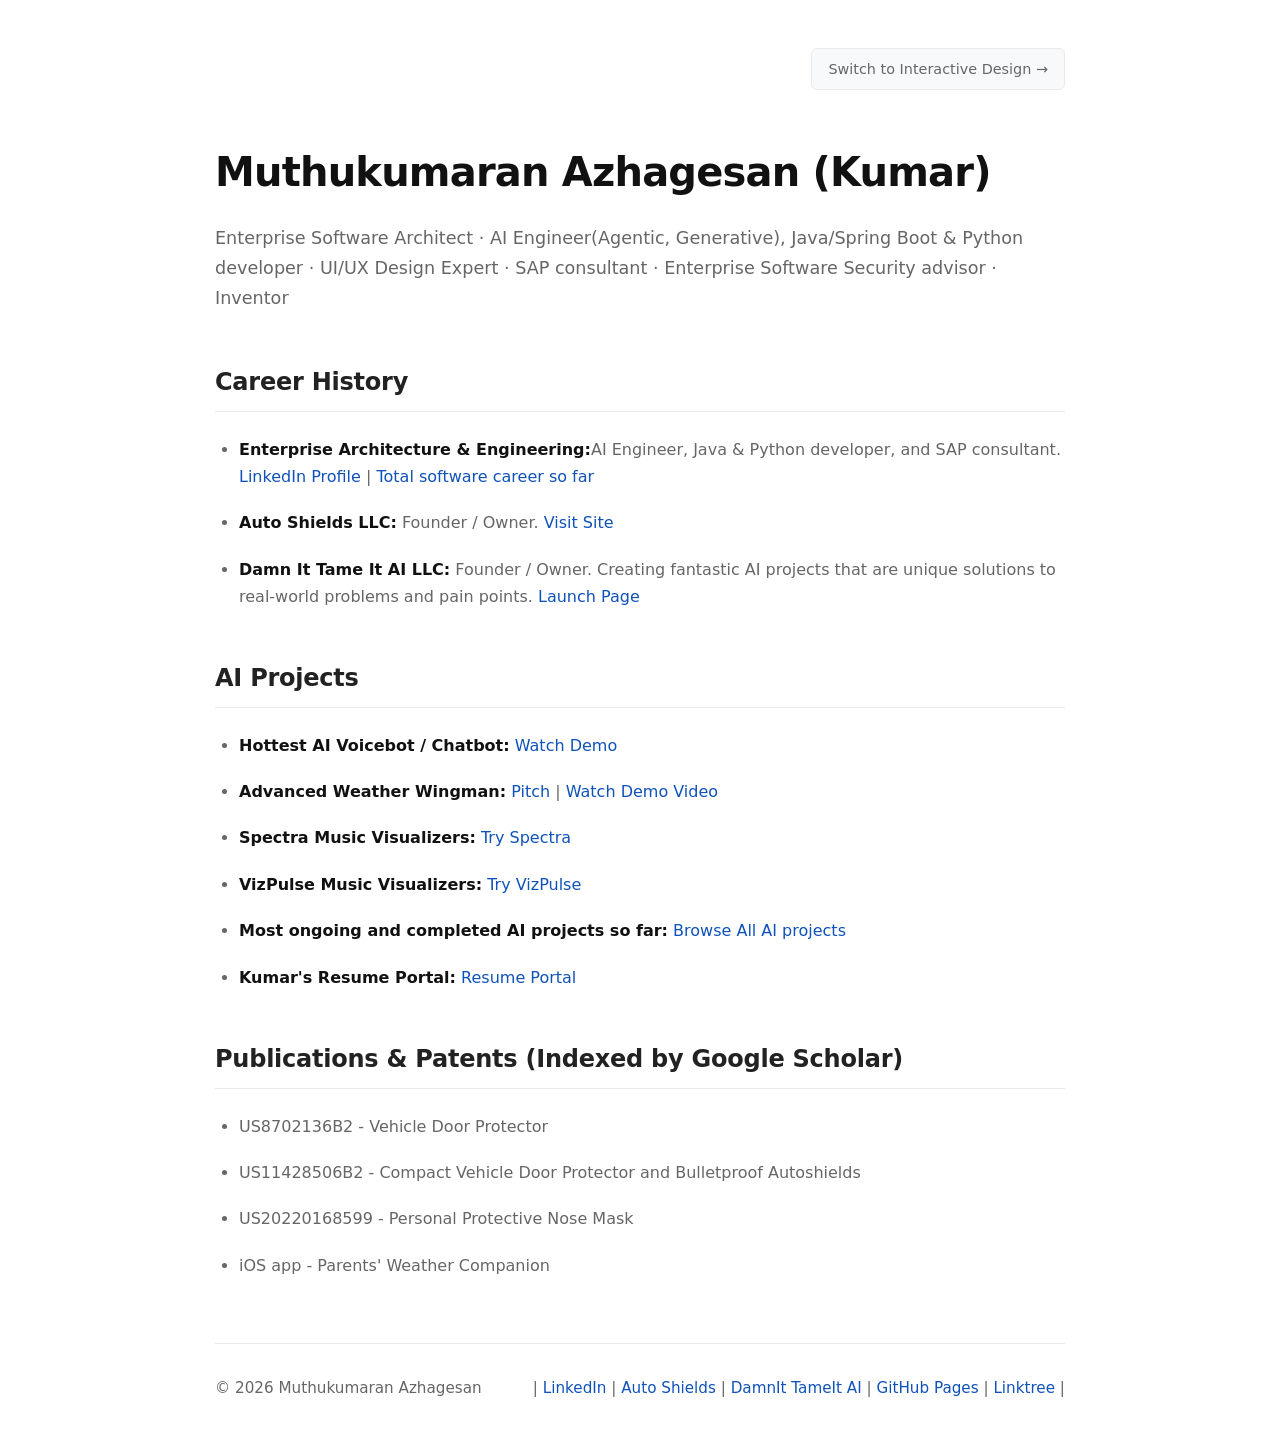
<file: index.html>
<!DOCTYPE html>
<html lang="en">
<head>
    <meta charset="UTF-8">
    <meta name="viewport" content="width=device-width, initial-scale=1.0">
    <title>Muthukumaran Azhagesan(Kumar) | Basic Text Career Profile</title>
    <style>
        :root {
            --bg-color: #ffffff;
            --text-color: #333333;
            --muted-text: #666666;
            --link-color: #0f52ba;
            --link-hover: #0a3a82;
            --border-color: #eaeaea;
        }

        body { 
            font-family: system-ui, -apple-system, BlinkMacSystemFont, "Segoe UI", Roboto, "Helvetica Neue", Arial, sans-serif;
            background: var(--bg-color); 
            color: var(--text-color); 
            padding: 3rem 2rem; 
            max-width: 850px; 
            margin: 0 auto; 
            line-height: 1.7;
        }

        h1 {
            font-size: 2.5rem;
            font-weight: 700;
            margin-bottom: 0.2rem;
            color: #111;
            letter-spacing: -0.02em;
        }

        .subtitle {
            font-size: 1.1rem;
            color: var(--muted-text);
            margin-bottom: 3rem;
            font-weight: 400;
        }

        h2 {
            font-size: 1.5rem;
            color: #222;
            margin-top: 3rem;
            margin-bottom: 1.5rem;
            padding-bottom: 0.5rem;
            border-bottom: 1px solid var(--border-color);
            font-weight: 600;
            letter-spacing: -0.01em;
        }

        ul {
            list-style-type: disc;
            padding-left: 1.5rem;
            margin: 0;
            color: var(--muted-text);
        }

        li {
            margin-bottom: 1.2rem;
        }

        li strong {
            font-weight: 600;
            color: #111;
        }

        a { 
            color: var(--link-color); 
            text-decoration: none; 
            transition: color 0.15s ease;
        }

        a:hover { 
            color: var(--link-hover);
            text-decoration: underline; 
        }

        .top-nav {
            display: flex;
            justify-content: flex-end;
            margin-bottom: 3rem;
            font-size: 0.9rem;
        }

        .top-nav a {
            background-color: #f8f9fa;
            border: 1px solid var(--border-color);
            padding: 0.5rem 1rem;
            border-radius: 6px;
            color: var(--muted-text);
            font-weight: 500;
        }

        .top-nav a:hover {
            background-color: #f1f3f5;
            color: #111;
            text-decoration: none;
        }

        hr {
            border: 0;
            height: 1px;
            background: var(--border-color);
            margin: 4rem 0 2rem 0;
        }

        .footer {
            font-size: 0.95rem;
            color: var(--muted-text);
            display: flex;
            justify-content: space-between;
            align-items: center;
        }
    </style>
</head>
<body>
    <div class="top-nav">
        <a href="colorful.html">Switch to Interactive Design &rarr;</a>
    </div>
    
    <h1>Muthukumaran Azhagesan (Kumar)</h1>
    <p class="subtitle">Enterprise Software Architect &middot; AI Engineer(Agentic, Generative), Java/Spring Boot & Python developer &middot; UI/UX Design Expert &middot; SAP consultant &middot; Enterprise Software Security advisor &middot; Inventor</p>    
    <h2>Career History</h2>
    <ul>
        <li><strong>Enterprise Architecture & Engineering:</strong>AI Engineer, Java & Python developer, and SAP consultant. <a href="https://linkedin.com/in/mazhagesan">LinkedIn Profile</a> | <a href="https://www.damnittameitai.co/Experience">Total software career so far</a></li>
        <li><strong>Auto Shields LLC:</strong> Founder / Owner. <a href="https://www.autoshields.website">Visit Site</a></li>
        <li><strong>Damn It Tame It AI LLC:</strong> Founder / Owner. Creating fantastic AI projects that are unique solutions to real-world problems and pain points. <a href="https://www.damnittameitai.co">Launch Page</a></li>
    </ul>

    <h2>AI Projects</h2>
    <ul>
        <li><strong>Hottest AI Voicebot / Chatbot:</strong> <a href="https://youtu.be/9RiB7201AxM?si=SDAcpDJaEQ5i9XFU">Watch Demo</a></li>
        <li><strong>Advanced Weather Wingman:</strong> <a href="https://lablab.ai/event/ibm-watsonx-challenge/advanced-weather-wingman">Pitch</a> | <a href="https://www.youtube.com/watch?v=Cmug1ib7fSQ">Watch Demo Video</a></li>
        <li><strong>Spectra Music Visualizers:</strong> <a href="http://spectra.damnittameitai.co">Try Spectra</a></li>
        <li><strong>VizPulse Music Visualizers:</strong> <a href="https://www.damnittameitai.co/AudioExperiencePage">Try VizPulse</a></li>        
        <li><strong>Most ongoing and completed AI projects so far:</strong> <a href="https://www.damnittameitai.co/">Browse All AI projects</a></li>
        <li><strong>Kumar's Resume Portal:</strong> <a href="http://cv.damnittameitai.co">Resume Portal</a></li>
    </ul>

    <h2>Publications & Patents (Indexed by Google Scholar)</h2>
    <ul>
        <li>US8702136B2     - Vehicle Door Protector</li>
        <li>US11428506B2    - Compact Vehicle Door Protector and Bulletproof Autoshields</li>
        <li>US20220168599   - Personal Protective Nose Mask</li>
        <li>iOS app         - Parents' Weather Companion</li>
    </ul>    
    <hr>
    <div class="footer">
        <span>&copy; <script>document.write(new Date().getFullYear())</script> Muthukumaran Azhagesan</span>
        <span> | 
            <a href="https://linkedin.com/in/mazhagesan" target="_blank">LinkedIn</a> | 
            <a href="https://www.autoshields.website" target="_blank">Auto Shields</a> | 
            <a href="https://www.damnittameitai.co" target="_blank">DamnIt TameIt AI</a> | 
            <a href="https://rajakumaran.github.io/muthukumaran" target="_blank">GitHub Pages</a> | 
            <a href="https://tr.ee/XQ0qKh" target="_blank">Linktree</a> | 
        </span>
    </div>
</body>
</html>
</file>
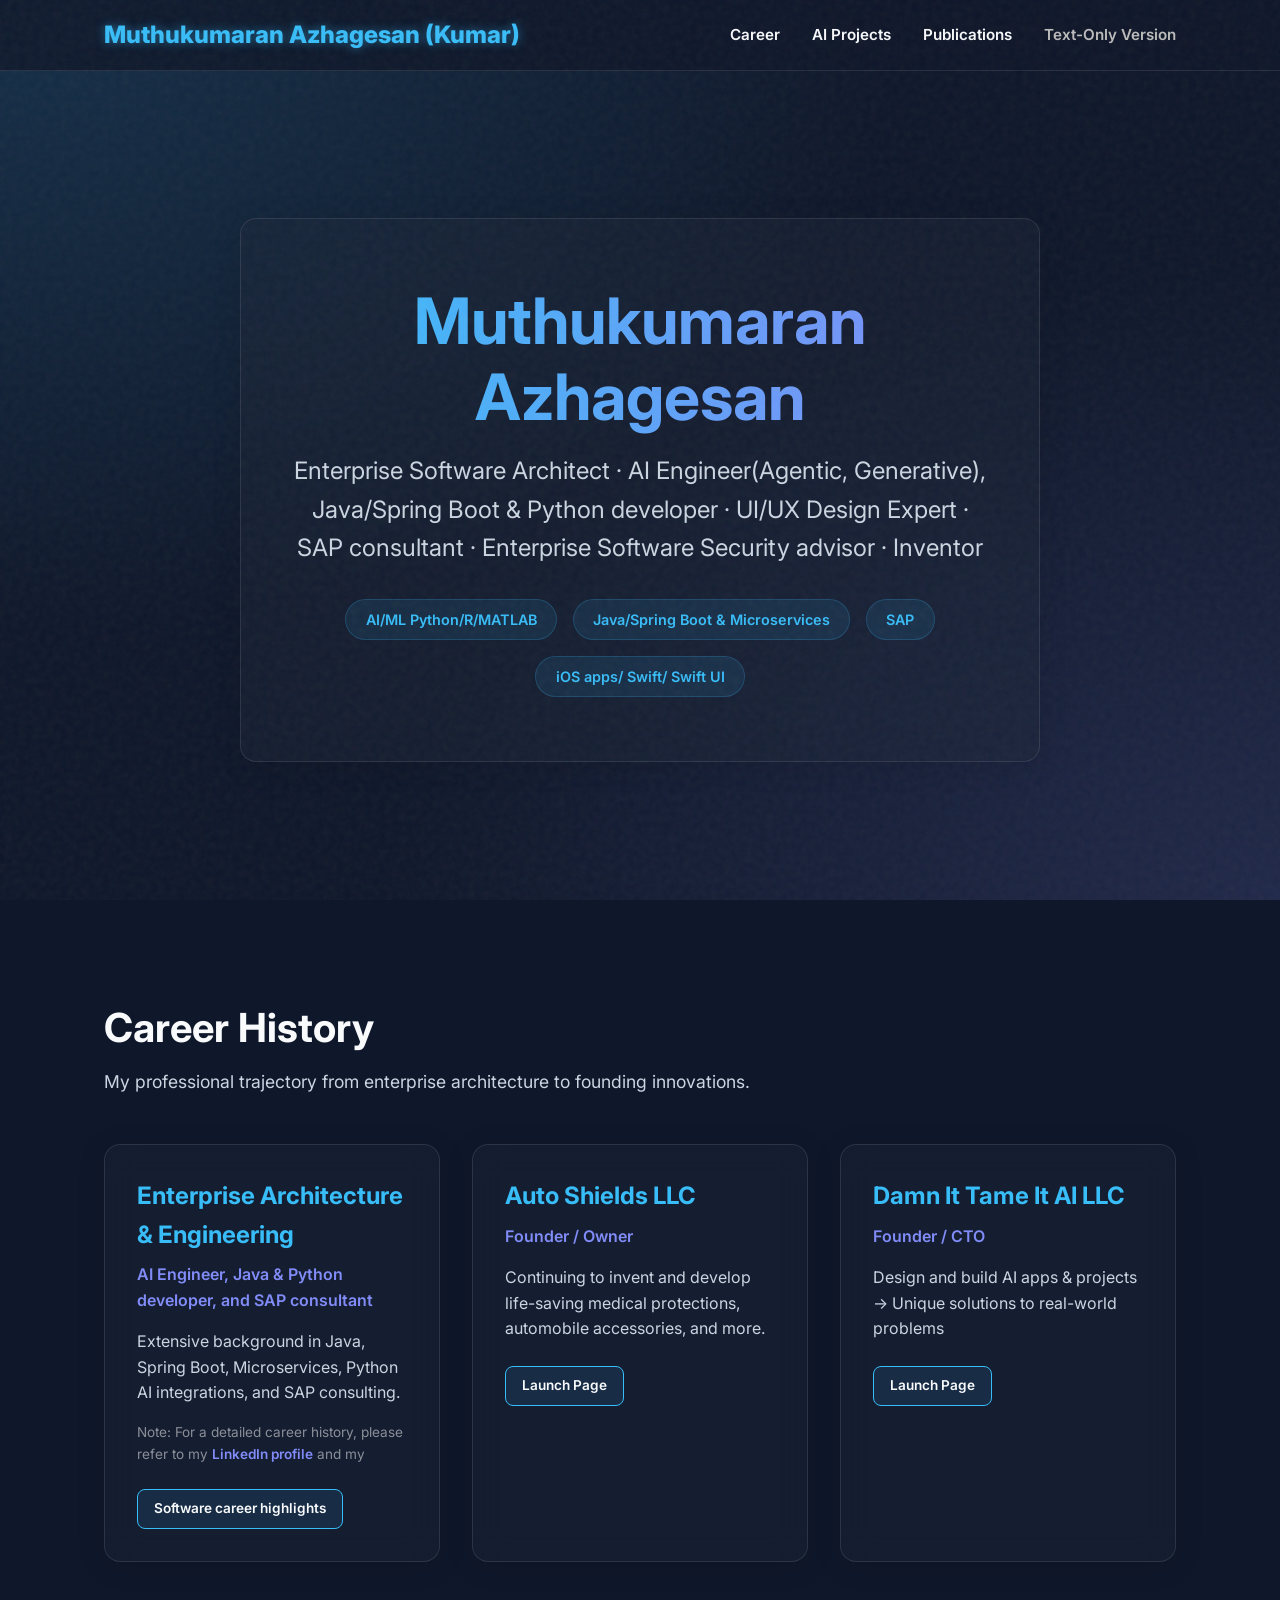
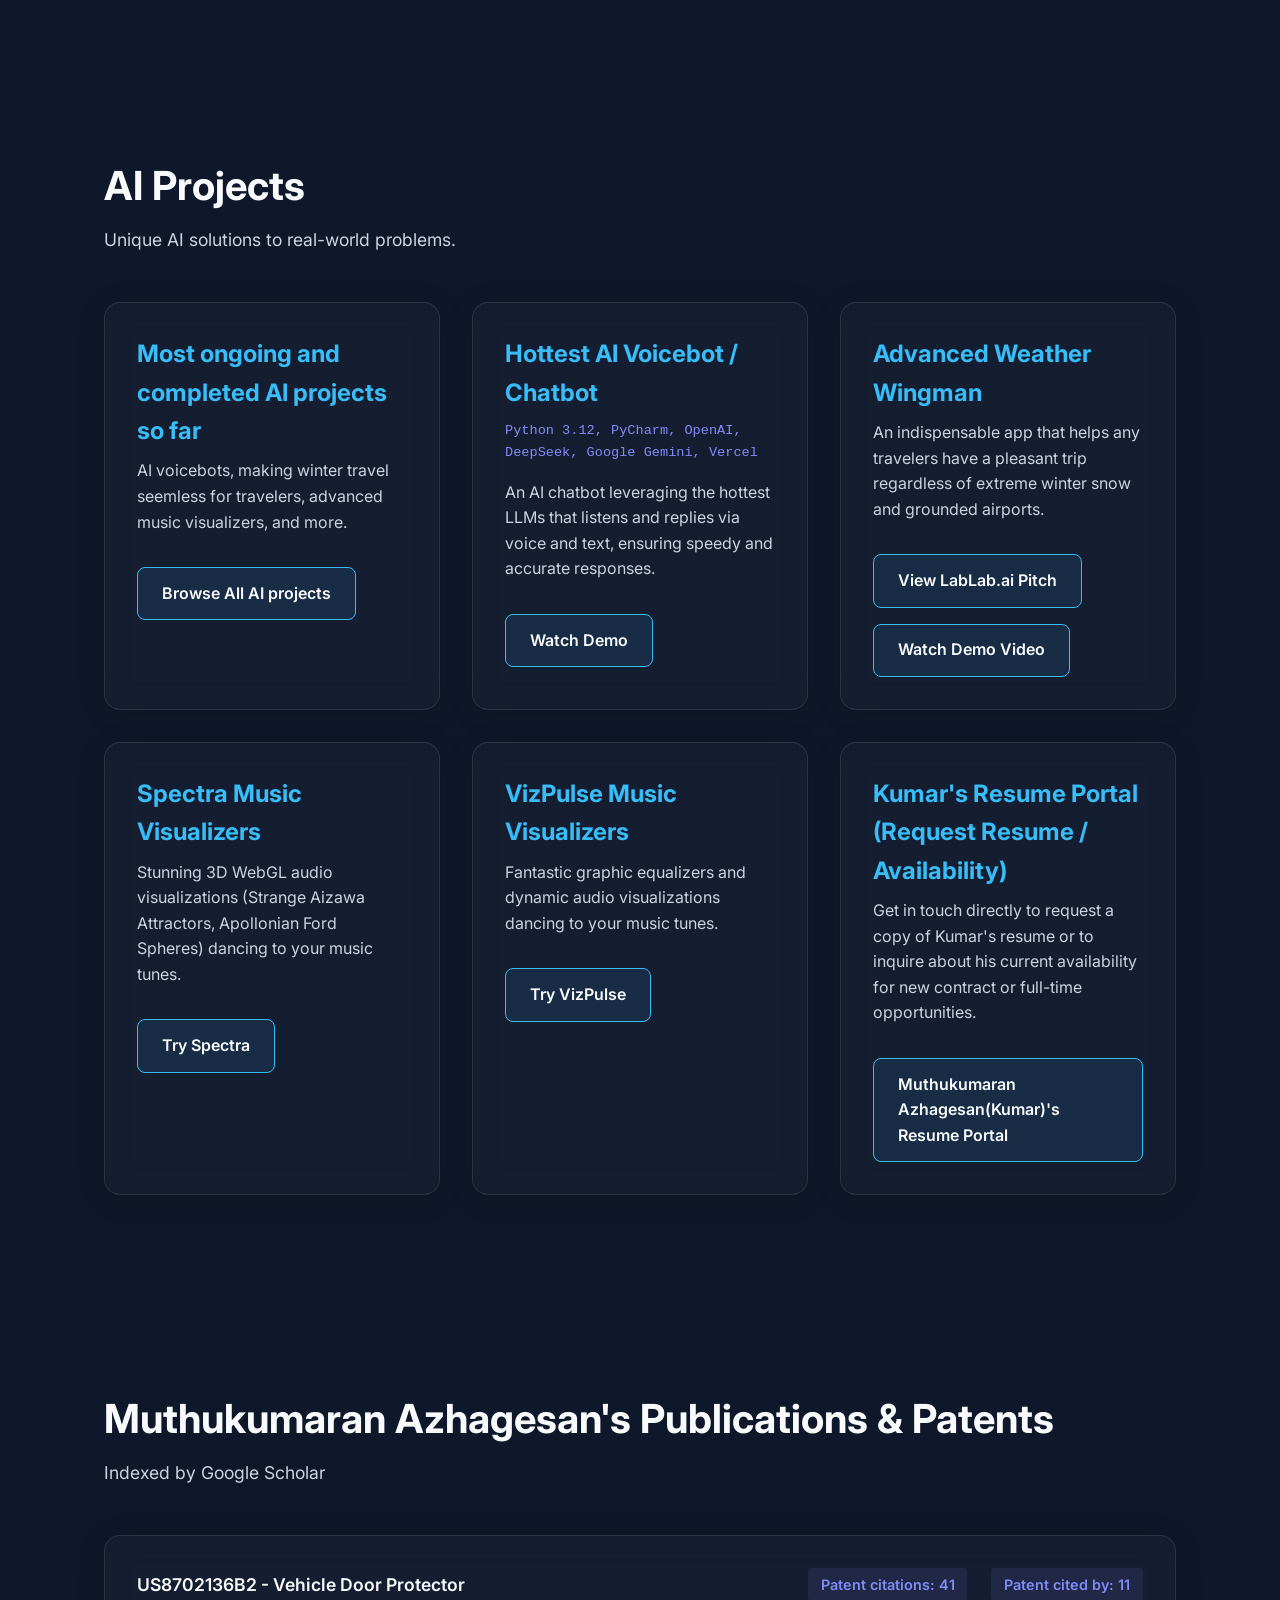
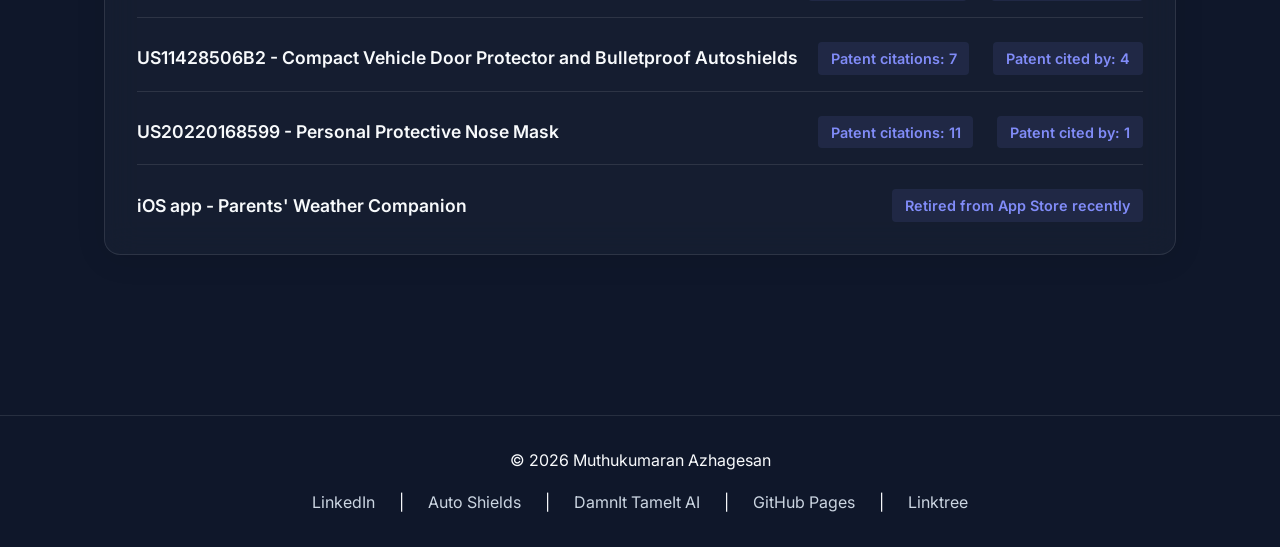
<file: colorful.html>
<!DOCTYPE html>
<html lang="en">
<head>
    <meta charset="UTF-8">
    <meta name="viewport" content="width=device-width, initial-scale=1.0">
    <title>Muthukumaran Azhagesan | Professional Portfolio</title>
    <meta name="description" content="Portfolio of Muthukumaran Azhagesan: Enterprise Architect, Software Engineer, and Inventor of Auto Shields.">
    
    <!-- Google Fonts -->
    <link rel="preconnect" href="https://fonts.googleapis.com">
    <link rel="preconnect" href="https://fonts.gstatic.com" crossorigin>
    <link href="https://fonts.googleapis.com/css2?family=Inter:wght@300;400;600;800&display=swap" rel="stylesheet">
    
    <!-- Stylesheet -->
    <link rel="stylesheet" href="styles.css">
</head>
<body>
    <div id="grain-overlay"></div>

    <header>
        <nav>
            <div class="logo">Muthukumaran Azhagesan (Kumar)</div>
            <ul class="nav-links">
                <li><a href="#career">Career</a></li>
                <li><a href="#ai-projects">AI Projects</a></li>
                <li><a href="#publications">Publications</a></li>
                <li><a href="index.html" style="color: #bbb;">Text-Only Version</a></li>
            </ul>
        </nav>
    </header>

    <main>
        <section class="hero" id="home">
            <div class="hero-content glass-panel">
                <h1 class="gradient-text">Muthukumaran Azhagesan</h1>
                <p class="subtitle">Enterprise Software Architect &middot; AI Engineer(Agentic, Generative), Java/Spring Boot & Python developer &middot; UI/UX Design Expert &middot; SAP consultant &middot; Enterprise Software Security advisor &middot; Inventor</p>                
                <div class="hero-badges">
                    <span class="badge">AI/ML Python/R/MATLAB</span>
                    <span class="badge">Java/Spring Boot & Microservices</span>                    
                    <span class="badge">SAP</span>
                    <span class="badge">iOS apps/ Swift/ Swift UI</span>
                </div>
            </div>
        </section>

        <section id="career" class="section-container">
            <h2 class="section-title">Career History</h2>
            <p class="section-desc">My professional trajectory from enterprise architecture to founding innovations.</p>
            <div class="grid-container">                
                <div class="card glass-panel">
                    <h3>Enterprise Architecture & Engineering</h3>
                    <p class="role">AI Engineer, Java & Python developer, and SAP consultant</p>
                    <p class="details">Extensive background in Java, Spring Boot, Microservices, Python AI integrations, and SAP consulting.</p>
                    <p class="note">Note: For a detailed career history, please refer to my <a href="https://linkedin.com/in/mazhagesan" target="_blank" class="glow-link">LinkedIn profile</a> and my </p>
                    <p class="note"><a href="https://www.damnittameitai.co/Experience" target="_blank" class="cyber-btn" style="padding: 0.5rem 1rem; font-size: 0.85rem; margin-top: 0.5rem;">Software career highlights</a></p>
                </div>
                <div class="card glass-panel">
                    <!-- <h3><a href="https://www.autoshields.website" target="_blank">Auto Shields LLC</a></h3> -->
                    <h3>Auto Shields LLC</h3>
                    <p class="role">Founder / Owner</p>
                    <p class="details">Continuing to invent and develop life-saving medical protections, automobile accessories, and more.</p>
                    <div style="margin-top: 1rem;">
                        <a href="https://www.autoshields.website" target="_blank" class="cyber-btn" style="padding: 0.5rem 1rem; font-size: 0.85rem; margin-right: 0.5rem; margin-top: 0.5rem;">Launch Page</a>                        
                    </div>
                </div>
                <div class="card glass-panel">
                    <!-- <h3><a href="https://www.damnittameitai.co" target="_blank">Damn It Tame It AI LLC</a></h3> -->
                    <h3>Damn It Tame It AI LLC</h3>
                    <p class="role">Founder / CTO</p>
                    <p class="details">Design and build AI apps & projects -> Unique solutions to real-world problems</p>
                    <div style="margin-top: 1rem;">
                        <a href="https://www.damnittameitai.co" target="_blank" class="cyber-btn" style="padding: 0.5rem 1rem; font-size: 0.85rem; margin-right: 0.5rem; margin-top: 0.5rem;">Launch Page</a>                        
                    </div>
                </div>
            </div>
        </section>

        <section id="ai-projects" class="section-container">
            <h2 class="section-title">AI Projects</h2>
            <p class="section-desc">Unique AI solutions to real-world problems.</p>
            <div class="grid-container">
                <div class="card glass-panel ai-card">
                    <h3>Most ongoing and completed AI projects so far</h3>
                    <p class="details">AI voicebots, making winter travel seemless for travelers, advanced music visualizers, and more.</p>
                    <a href="https://www.damnittameitai.co/" target="_blank" class="cyber-btn">Browse All AI projects</a>
                </div>
                <div class="card glass-panel ai-card">
                    <h3>Hottest AI Voicebot / Chatbot</h3>
                    <p class="tech-stack">Python 3.12, PyCharm, OpenAI, DeepSeek, Google Gemini, Vercel</p>
                    <p class="details">An AI chatbot leveraging the hottest LLMs that listens and replies via voice and text, ensuring speedy and accurate responses.</p>
                    <a href="https://youtu.be/9RiB7201AxM?si=SDAcpDJaEQ5i9XFU" target="_blank" class="cyber-btn">Watch Demo</a>
                </div>
                <div class="card glass-panel ai-card">
                    <h3>Advanced Weather Wingman</h3>
                    <p class="details">An indispensable app that helps any travelers have a pleasant trip regardless of extreme winter snow and grounded airports.</p>
                    <a href="https://lablab.ai/event/ibm-watsonx-challenge/advanced-weather-wingman" target="_blank" class="cyber-btn">View LabLab.ai Pitch</a>
                    <a href="https://www.youtube.com/watch?v=Cmug1ib7fSQ" target="_blank" class="cyber-btn">Watch Demo Video</a>
                </div>
                <div class="card glass-panel ai-card">
                    <h3>Spectra Music Visualizers</h3>
                    <p class="details">Stunning 3D WebGL audio visualizations (Strange Aizawa Attractors, Apollonian Ford Spheres) dancing to your music tunes.</p>
                    <a href="http://spectra.damnittameitai.co" target="_blank" class="cyber-btn">Try Spectra</a>
                </div>
                <div class="card glass-panel ai-card">
                    <h3>VizPulse Music Visualizers</h3>
                    <p class="details">Fantastic graphic equalizers and dynamic audio visualizations dancing to your music tunes.</p>
                    <a href="https://www.damnittameitai.co/AudioExperiencePage" target="_blank" class="cyber-btn">Try VizPulse</a>
                </div>                
                 <div class="card glass-panel ai-card">
                    <h3>Kumar's Resume Portal (Request Resume / Availability)</h3>
                    <p class="details">Get in touch directly to request a copy of Kumar's resume or to inquire about his current availability for new contract or full-time opportunities.</p>
                    <a href="http://cv.damnittameitai.co" target="_blank" class="cyber-btn">Muthukumaran Azhagesan(Kumar)'s Resume Portal</a>
                </div>
            </div>
        </section>

        <section id="publications" class="section-container">
            <h2 class="section-title">Muthukumaran Azhagesan's Publications & Patents</h2>
            <p class="section-desc">Indexed by Google Scholar</p>
            <div class="publications-list glass-panel">
                <div class="pub-item">
                    <h4>US8702136B2 - Vehicle Door Protector</h4>
                    <div class="citation-group">
                        <span class="citations">Patent citations: 41</span>
                        <span class="citations">Patent cited by: 11</span>
                    </div>
                </div>
                <div class="pub-item">
                    <h4>US11428506B2 - Compact Vehicle Door Protector and Bulletproof Autoshields</h4>
                    <div class="citation-group">
                        <span class="citations">Patent citations: 7</span>
                        <span class="citations">Patent cited by: 4</span>
                    </div>
                </div>
                <div class="pub-item">
                    <h4>US20220168599 - Personal Protective Nose Mask</h4>
                    <div class="citation-group">
                        <span class="citations">Patent citations: 11</span>
                        <span class="citations">Patent cited by: 1</span>
                    </div>
                </div>
                <div class="pub-item">
                    <h4>iOS app - Parents' Weather Companion</h4>
                    <div class="citation-group">
                        <span class="citations">Retired from App Store recently</span>
                    </div>
                </div>              
            </div>
        </section>
    </main>

    <footer>
        <div class="footer-content">
            <p>&copy; <script>document.write(new Date().getFullYear())</script> Muthukumaran Azhagesan</p>
            <div class="social-links">
                <a href="https://linkedin.com/in/mazhagesan" target="_blank">LinkedIn</a> | 
                <a href="https://www.autoshields.website" target="_blank">Auto Shields</a> | 
                <a href="https://www.damnittameitai.co" target="_blank">DamnIt TameIt AI</a> | 
                <a href="https://rajakumaran.github.io/muthukumaran" target="_blank">GitHub Pages</a> | 
                <a href="https://tr.ee/XQ0qKh" target="_blank">Linktree</a>
            </div>
        </div>
    </footer>
    <script src="script.js"></script>
</body>
</html>
</file>
<file: styles.css>
:root {
    --bg-base: #0f172a;
    --acc-primary: #38bdf8;
    --acc-secondary: #818cf8;
    --text-primary: #f8fafc;
    --text-secondary: #cbd5e1;
    --glass-bg: rgba(30, 41, 59, 0.4);
    --glass-border: rgba(255, 255, 255, 0.1);
}

* {
    margin: 0;
    padding: 0;
    box-sizing: border-box;
}

html {
    scroll-behavior: smooth;
}

body {
    background-color: var(--bg-base);
    color: var(--text-primary);
    font-family: 'Inter', sans-serif;
    line-height: 1.6;
    overflow-x: hidden;
    position: relative;
    background-image: 
        radial-gradient(at 0% 0%, rgba(56,189,248,0.15) 0px, transparent 50%),
        radial-gradient(at 100% 100%, rgba(129,140,248,0.15) 0px, transparent 50%);
    background-attachment: fixed;
}

#grain-overlay {
    position: fixed;
    top: 0;
    left: 0;
    width: 100%;
    height: 100%;
    pointer-events: none;
    z-index: 9999;
    opacity: 0.05;
    background-image: url("data:image/svg+xml,%3Csvg viewBox='0 0 200 200' xmlns='http://www.w3.org/2000/svg'%3E%3Cfilter id='noiseFilter'%3E%3CfeTurbulence type='fractalNoise' baseFrequency='0.65' numOctaves='3' stitchTiles='stitch'/%3E%3C/filter%3E%3Crect width='100%25' height='100%25' filter='url(%23noiseFilter)'/%3E%3C/svg%3E");
}

.glass-panel {
    background: var(--glass-bg);
    backdrop-filter: blur(16px);
    -webkit-backdrop-filter: blur(16px);
    border: 1px solid var(--glass-border);
    border-radius: 16px;
    box-shadow: 0 4px 30px rgba(0, 0, 0, 0.1);
}

header {
    position: fixed;
    top: 0;
    width: 100%;
    z-index: 100;
    background: rgba(15, 23, 42, 0.8);
    backdrop-filter: blur(10px);
    border-bottom: 1px solid var(--glass-border);
}

nav {
    display: flex;
    justify-content: space-between;
    align-items: center;
    padding: 1rem 5%;
    max-width: 1200px;
    margin: 0 auto;
}

.logo {
    font-weight: 800;
    font-size: 1.5rem;
    color: var(--acc-primary);
    text-shadow: 0 0 10px rgba(56, 189, 248, 0.5);
}

.nav-links {
    list-style: none;
    display: flex;
    gap: 2rem;
}

.nav-links a {
    color: var(--text-primary);
    text-decoration: none;
    font-weight: 600;
    font-size: 0.95rem;
    transition: color 0.3s ease;
}

.nav-links a:hover {
    color: var(--acc-primary);
}

.hero {
    min-height: 100vh;
    display: flex;
    align-items: center;
    justify-content: center;
    padding: 0 5%;
    padding-top: 80px;
}

.hero-content {
    text-align: center;
    padding: 4rem 3rem;
    max-width: 800px;
}

.gradient-text {
    background: linear-gradient(to right, var(--acc-primary), var(--acc-secondary));
    -webkit-background-clip: text;
    -webkit-text-fill-color: transparent;
    font-size: 4rem;
    line-height: 1.2;
    margin-bottom: 1rem;
}

.subtitle {
    font-size: 1.5rem;
    color: var(--text-secondary);
    margin-bottom: 2rem;
}

.hero-badges {
    display: flex;
    flex-wrap: wrap;
    gap: 1rem;
    justify-content: center;
}

.badge {
    background: rgba(56, 189, 248, 0.1);
    color: var(--acc-primary);
    padding: 0.5rem 1.2rem;
    border-radius: 99px;
    font-size: 0.9rem;
    font-weight: 600;
    border: 1px solid rgba(56, 189, 248, 0.2);
}

.section-container {
    max-width: 1200px;
    margin: 0 auto;
    padding: 6rem 5%;
}

.section-title {
    font-size: 2.5rem;
    margin-bottom: 0.5rem;
    color: var(--text-primary);
}

.section-desc {
    color: var(--text-secondary);
    margin-bottom: 3rem;
    font-size: 1.1rem;
}

.grid-container {
    display: grid;
    grid-template-columns: repeat(auto-fit, minmax(300px, 1fr));
    gap: 2rem;
}

.card {
    padding: 2rem;
    transition: transform 0.3s ease, box-shadow 0.3s ease;
}

.card:hover {
    transform: translateY(-5px);
    box-shadow: 0 10px 40px rgba(56, 189, 248, 0.1);
    border-color: rgba(56, 189, 248, 0.3);
}

.card h3 {
    font-size: 1.5rem;
    margin-bottom: 0.5rem;
    color: var(--acc-primary);
}

.card .role {
    font-weight: 600;
    color: var(--acc-secondary);
    margin-bottom: 1rem;
}

.card .details {
    color: var(--text-secondary);
    margin-bottom: 1rem;
}

.card .note {
    font-size: 0.85rem;
    color: rgba(255,255,255,0.5);
    margin-top: 1rem;
}

.glow-link {
    color: var(--acc-secondary);
    text-decoration: none;
    font-weight: 600;
}

.glow-link:hover {
    text-decoration: underline;
}

.tech-stack {
    font-size: 0.85rem;
    color: var(--acc-secondary);
    margin-bottom: 1rem;
    font-family: monospace;
}

.cyber-btn {
    display: inline-block;
    padding: 0.8rem 1.5rem;
    background: rgba(56, 189, 248, 0.1);
    border: 1px solid var(--acc-primary);
    color: var(--text-primary);
    text-decoration: none;
    border-radius: 8px;
    font-weight: 600;
    transition: all 0.3s ease;
    margin-top: 1rem;
}

.cyber-btn:hover {
    background: var(--acc-primary);
    color: #0f172a;
    box-shadow: 0 0 15px rgba(56, 189, 248, 0.5);
}

.publications-list {
    padding: 2rem;
    display: flex;
    flex-direction: column;
    gap: 1.5rem;
}

.pub-item {
    display: flex;
    justify-content: space-between;
    align-items: center;
    border-bottom: 1px solid var(--glass-border);
    padding-bottom: 1rem;
}

.pub-item:last-child {
    border-bottom: none;
    padding-bottom: 0;
}

.pub-item h4 {
    font-size: 1.1rem;
    font-weight: 600;
}

.citation-group {
    display: flex;
    gap: 0.5rem;
    align-items: center;
}

.citations {
    background: rgba(129, 140, 248, 0.1);
    color: var(--acc-secondary);
    padding: 0.3rem 0.8rem;
    border-radius: 4px;
    font-size: 0.9rem;
    font-weight: 600;
    white-space: nowrap;
    margin-left: 1rem;
}

footer {
    border-top: 1px solid var(--glass-border);
    padding: 2rem 5%;
    margin-top: 4rem;
}

.footer-content {
    max-width: 1200px;
    margin: 0 auto;
    display: flex;
    flex-direction: column;
    align-items: center;
    gap: 1rem;
}

.social-links {
    display: flex;
    gap: 1.5rem;
}

.social-links a {
    color: var(--text-secondary);
    text-decoration: none;
    transition: color 0.3s ease;
}

.social-links a:hover {
    color: var(--acc-primary);
}

/* Animations */
.fade-in {
    opacity: 0;
    transform: translateY(20px);
    transition: opacity 0.6s ease, transform 0.6s ease;
}

.fade-in.visible {
    opacity: 1;
    transform: translateY(0);
}

@media (max-width: 768px) {
    .gradient-text {
        font-size: 2.5rem;
    }
    
    .nav-links {
        display: none; /* Simple mobile hide for now */
    }
    
    .pub-item {
        flex-direction: column;
        align-items: flex-start;
        gap: 0.5rem;
    }
    
    .citations {
        margin-left: 0;
    }
}
</file>
